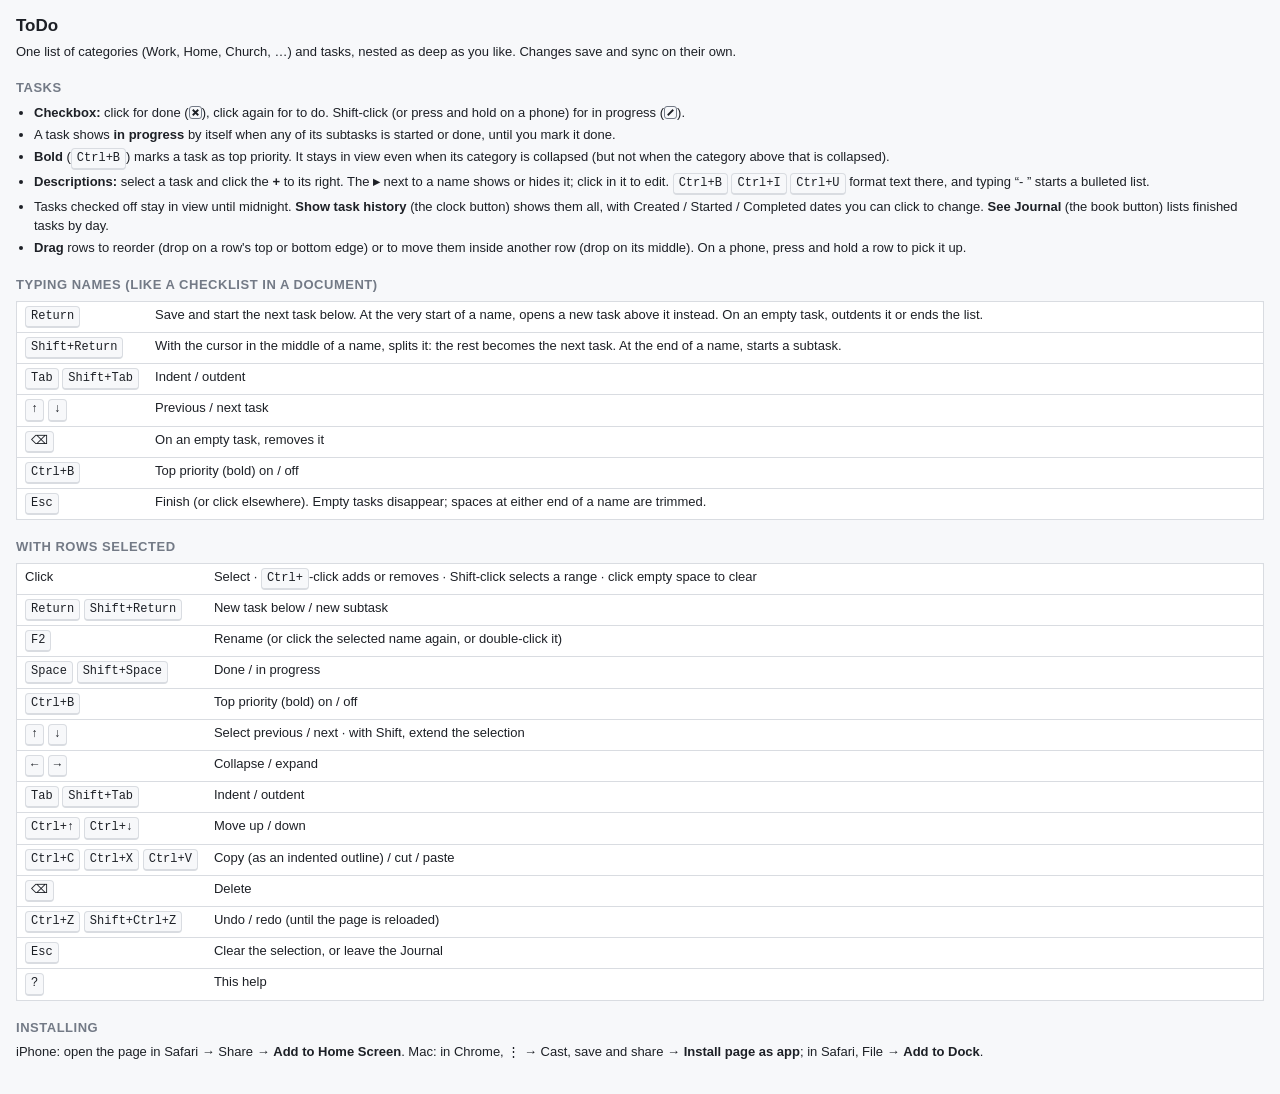
<file: public/help.html>
<!doctype html>
<html lang="en">
<head>
  <meta charset="utf-8">
  <meta name="viewport" content="width=device-width, initial-scale=1">
  <title>ToDo Help</title>
  <link rel="icon" href="icon.svg" type="image/svg+xml">
  <style>
    :root {
      --bg: #f7f8fa; --surface: #fff; --text: #1d2026; --muted: #737a86; --faint: #d9dce1; --accent: #2563eb;
      color-scheme: light;
    }
    @media (prefers-color-scheme: dark) {
      :root:not([data-theme="light"]) {
        --bg: #17191d; --surface: #202328; --text: #e6e8eb; --muted: #959ca6; --faint: #3a3f47; --accent: #6ea0ff;
        color-scheme: dark;
      }
    }
    :root[data-theme="dark"] {
      --bg: #17191d; --surface: #202328; --text: #e6e8eb; --muted: #959ca6; --faint: #3a3f47; --accent: #6ea0ff;
      color-scheme: dark;
    }
    * { box-sizing: border-box; }
    body {
      margin: 0; padding: 14px 16px 28px; background: var(--bg); color: var(--text);
      font: 13px/1.45 -apple-system, BlinkMacSystemFont, "Segoe UI", Roboto, sans-serif;
    }
    h1 { font-size: 17px; margin: 0 0 4px; }
    h2 { font-size: 13px; margin: 18px 0 6px; text-transform: uppercase; letter-spacing: .04em; color: var(--muted); }
    p { margin: 4px 0; }
    ul { margin: 4px 0; padding-left: 18px; }
    li { margin: 3px 0; }
    table { border-collapse: collapse; width: 100%; background: var(--surface); border: 1px solid var(--faint); border-radius: 6px; }
    td { padding: 4px 8px; border-top: 1px solid var(--faint); vertical-align: top; }
    tr:first-child td { border-top: none; }
    td:first-child { white-space: nowrap; width: 1%; }
    kbd {
      display: inline-block; min-width: 1.6em; padding: 0 5px; text-align: center;
      font: 12px/1.6 ui-monospace, SFMono-Regular, Menlo, monospace;
      border: 1px solid var(--faint); border-bottom-width: 2px; border-radius: 4px; background: var(--bg);
    }
    .mark { display: inline-block; width: 13px; height: 13px; border: 1.5px solid var(--muted); border-radius: 3px;
      vertical-align: -2px; position: relative; }
    .mark svg { position: absolute; inset: 0; width: 100%; height: 100%; stroke: currentColor; stroke-width: 2; fill: none; }
  </style>
</head>
<body>
  <h1>ToDo</h1>
  <p>One list of categories (Work, Home, Church, …) and tasks, nested as deep as you like. Changes save and sync on their own.</p>

  <h2>Tasks</h2>
  <ul>
    <li><b>Checkbox:</b> click for done
      (<span class="mark"><svg viewBox="0 0 12 12"><path d="M3 3l6 6M9 3l-6 6"/></svg></span>), click again for to do.
      Shift-click (or press and hold on a phone) for in progress
      (<span class="mark"><svg viewBox="0 0 12 12"><path d="M3 9l6-6"/></svg></span>).</li>
    <li>A task shows <b>in progress</b> by itself when any of its subtasks is started or done, until you mark it done.</li>
    <li><b>Bold</b> (<kbd>⌘B</kbd>) marks a task as top priority. It stays in view even when its category is
      collapsed (but not when the category above that is collapsed).</li>
    <li><b>Descriptions:</b> select a task and click the <b>+</b> to its right. The <b>▸</b> next to a name shows or
      hides it; click in it to edit. <kbd>⌘B</kbd> <kbd>⌘I</kbd> <kbd>⌘U</kbd> format text there, and typing
      “- ” starts a bulleted list.</li>
    <li>Tasks checked off stay in view until midnight. <b>Show task history</b> (the clock button) shows them all, with
      Created / Started / Completed dates you can click to change. <b>See Journal</b> (the book button) lists finished
      tasks by day.</li>
    <li><b>Drag</b> rows to reorder (drop on a row's top or bottom edge) or to move them inside another row (drop on
      its middle). On a phone, press and hold a row to pick it up.</li>
  </ul>

  <h2>Typing names (like a checklist in a document)</h2>
  <table>
    <tr><td><kbd>Return</kbd></td><td>Save and start the next task below. At the very start of a name, opens a new
      task above it instead. On an empty task, outdents it or ends the list.</td></tr>
    <tr><td><kbd>⇧Return</kbd></td><td>With the cursor in the middle of a name, splits it: the rest becomes the next
      task. At the end of a name, starts a subtask.</td></tr>
    <tr><td><kbd>Tab</kbd> <kbd>⇧Tab</kbd></td><td>Indent / outdent</td></tr>
    <tr><td><kbd>↑</kbd> <kbd>↓</kbd></td><td>Previous / next task</td></tr>
    <tr><td><kbd>⌫</kbd></td><td>On an empty task, removes it</td></tr>
    <tr><td><kbd>⌘B</kbd></td><td>Top priority (bold) on / off</td></tr>
    <tr><td><kbd>Esc</kbd></td><td>Finish (or click elsewhere). Empty tasks disappear; spaces at either end of a name
      are trimmed.</td></tr>
  </table>

  <h2>With rows selected</h2>
  <table>
    <tr><td>Click</td><td>Select · <kbd>⌘</kbd>-click adds or removes · Shift-click selects a range · click empty space
      to clear</td></tr>
    <tr><td><kbd>Return</kbd> <kbd>⇧Return</kbd></td><td>New task below / new subtask</td></tr>
    <tr><td><kbd>F2</kbd></td><td>Rename (or click the selected name again, or double-click it)</td></tr>
    <tr><td><kbd>Space</kbd> <kbd>⇧Space</kbd></td><td>Done / in progress</td></tr>
    <tr><td><kbd>⌘B</kbd></td><td>Top priority (bold) on / off</td></tr>
    <tr><td><kbd>↑</kbd> <kbd>↓</kbd></td><td>Select previous / next · with Shift, extend the selection</td></tr>
    <tr><td><kbd>←</kbd> <kbd>→</kbd></td><td>Collapse / expand</td></tr>
    <tr><td><kbd>Tab</kbd> <kbd>⇧Tab</kbd></td><td>Indent / outdent</td></tr>
    <tr><td><kbd>⌘↑</kbd> <kbd>⌘↓</kbd></td><td>Move up / down</td></tr>
    <tr><td><kbd>⌘C</kbd> <kbd>⌘X</kbd> <kbd>⌘V</kbd></td><td>Copy (as an indented outline) / cut / paste</td></tr>
    <tr><td><kbd>⌫</kbd></td><td>Delete</td></tr>
    <tr><td><kbd>⌘Z</kbd> <kbd>⇧⌘Z</kbd></td><td>Undo / redo (until the page is reloaded)</td></tr>
    <tr><td><kbd>Esc</kbd></td><td>Clear the selection, or leave the Journal</td></tr>
    <tr><td><kbd>?</kbd></td><td>This help</td></tr>
  </table>

  <h2>Installing</h2>
  <p>iPhone: open the page in Safari → Share → <b>Add to Home Screen</b>. Mac: in Chrome, ⋮ → Cast, save and share →
    <b>Install page as app</b>; in Safari, File → <b>Add to Dock</b>.</p>

  <script>
    // Show Ctrl instead of ⌘ on Windows and Linux.
    if (!/Mac|iPhone|iPad/.test(navigator.platform)) {
      for (const k of document.querySelectorAll('kbd')) k.textContent = k.textContent.replace('⌘', 'Ctrl+').replace('⇧', 'Shift+');
    }
  </script>
</body>
</html>
</file>
